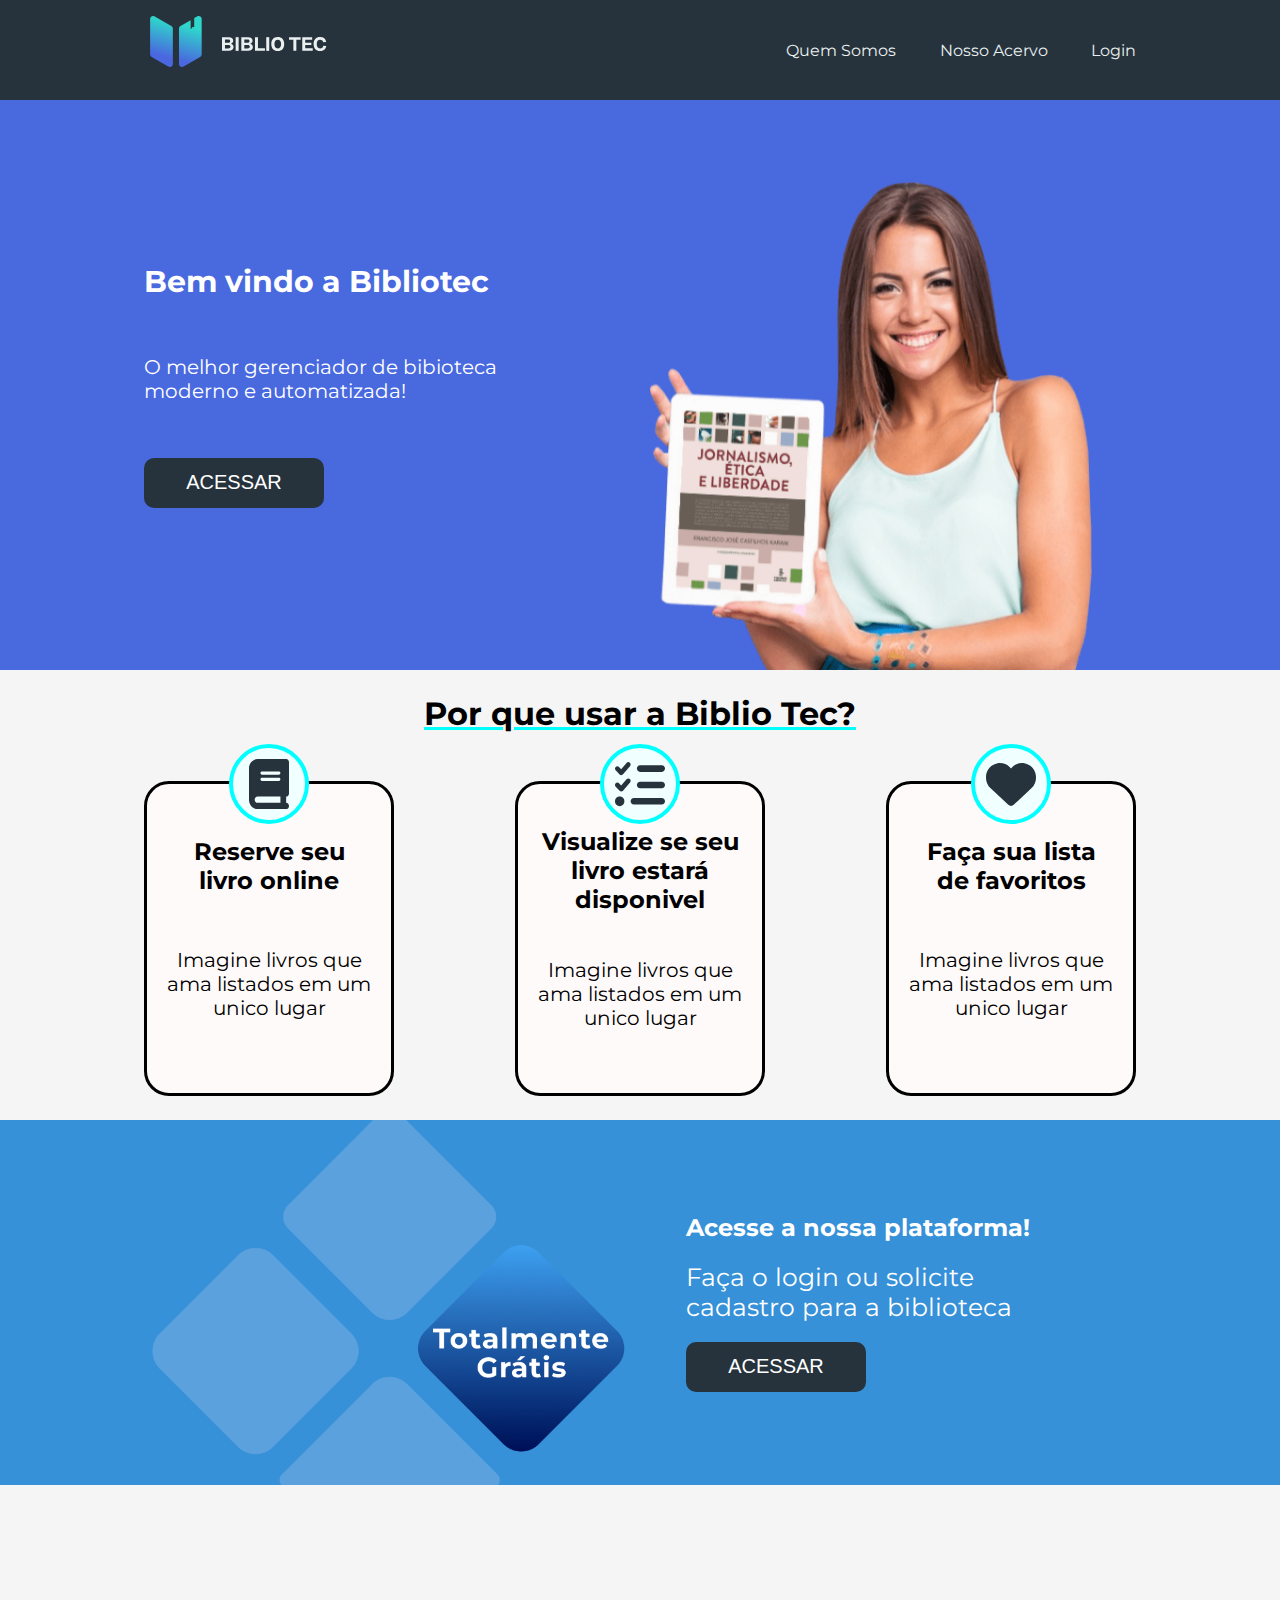
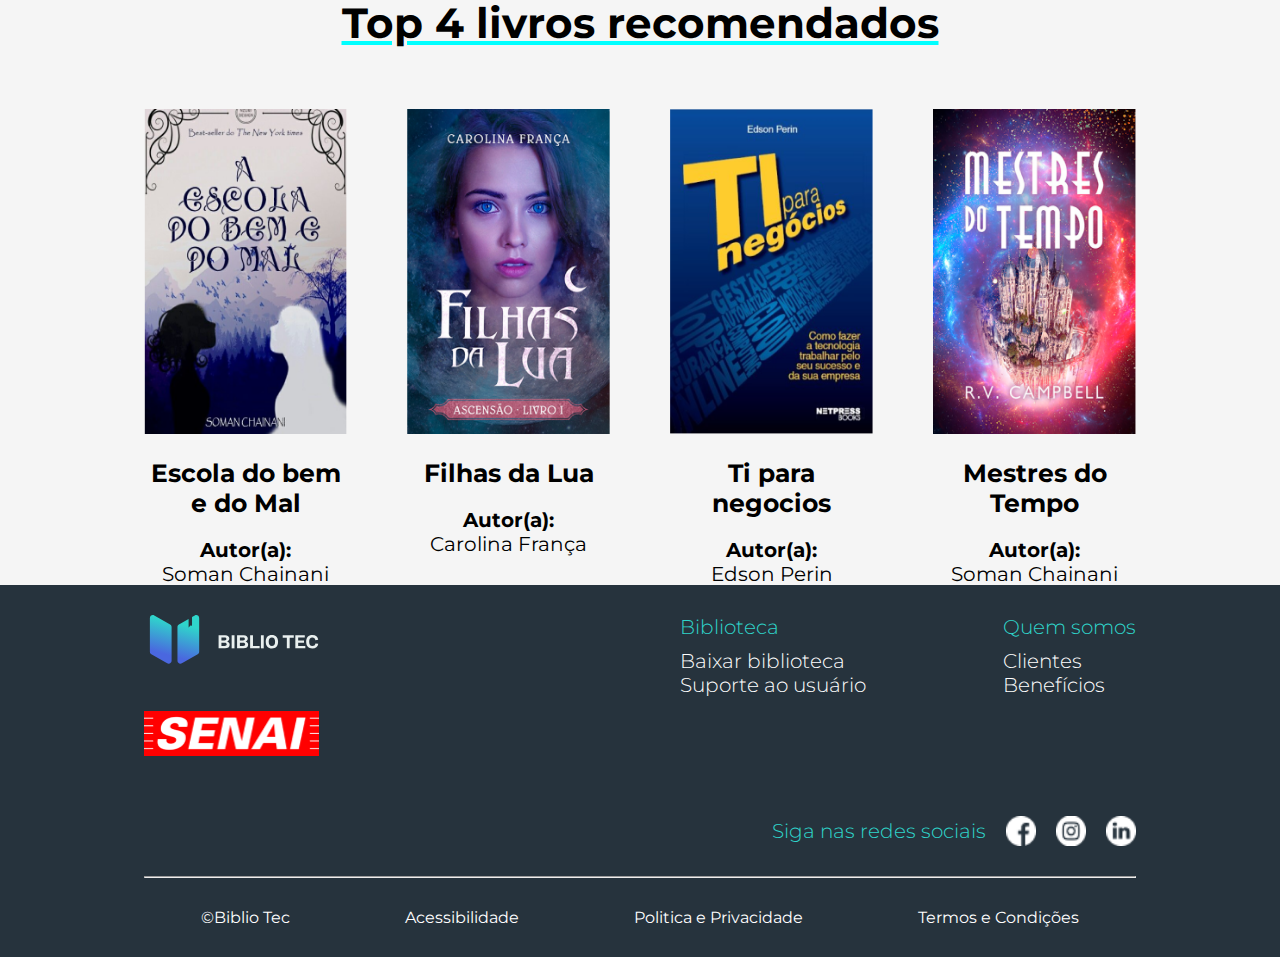
<file: index.html>
<!DOCTYPE html>
<html lang="pt-br">

<head>
    <meta charset="UTF-8">
    <meta name="viewport" content="width=device-width, initial-scale=1.0">
    <title>Bibliotec - A sua biblioteca digital</title>
    <link rel="stylesheet" href="./css/home.css">
</head>

<body>
    <header>
        <div class="Layout-grid header-flex">
            <img src="./imagens/images/logo-desktop.svg" alt="Um livro aberto com o texto bibliotec ao lado">
            <nav>
                <a href="#">Quem Somos</a>
                <a href="#">Nosso Acervo</a>
                <a href="#">Login</a>
            </nav>
        </div>
    </header>

    <main>

        <article id="banner">
            <div class="Layout-grid banner-flex">
                <div class="banner-info">
                    <h1>Bem vindo a Bibliotec</h1>

                    <p>O melhor gerenciador
                        de bibioteca moderno e automatizada! <br>
                    </p>
                    <button>Acessar</button>


                </div>
                <img src="./imagens/images/banner-mulher-livro.png" alt="Banner mulher com livro na mão" width="500">
            </div>





        </article>






        <section class="porque-usar">
            <div class="Bibliotec-flex">



                <h1>Por que usar a Biblio Tec?</h1>

                <article class="motivo">
                    <div class="Borda">
                        <img src="./imagens/images/book-solid.svg" alt="livro">
                    </div>

                    <h2>Reserve seu livro online</h2>

                    <p>Imagine livros que ama listados em um unico lugar</p>
                </article>

                <article class="motivo">
                    <div class="Borda">
                        <img src="./imagens/images/check-solid.svg" alt="menu de hamburguer">
                    </div>

                    <h2>Visualize se seu livro estará disponivel</h2>

                    <p>Imagine livros que ama listados em um unico lugar</p>
                </article>

                <article class="motivo">
                    <div class="Borda">
                        <img src="./imagens/images/heart-solid.svg" alt="coração">
                    </div>

                    <h2>Faça sua lista de favoritos </h2>

                    <p>Imagine livros que ama listados em um unico lugar</p>
                </article>
            </div>
        </section>
        <article id="totalmente-gratis">
            <div class="Layout-grid totalmente-flex">
                
                <img src="./imagens/images/totalmente-gratis.png" alt="infomartivo totalmente-gratis">
                <div class="texto-gratis">
                    <h2>Acesse a nossa plataforma!</h2>

                    <p>Faça o login ou solicite <br>
                        cadastro para a biblioteca
                    </p>
                    <button>Acessar</button>

                </div>
            </div>
        </article>

        <section class="livro">
            <div class="Top-4">





                <h1> <br>Top 4 livros recomendados</h1>


                <article class="recomendados">
                    <img src="./imagens/images/livro1.png">

                    <h3>Escola do bem e do Mal</h3>

                    <p class="recomendados-bold">Autor(a):</p>
                    <p>Soman Chainani</p>
                </article>

                <article class="recomendados">
                    <img src="./imagens/images/livro2.png">

                    <h3>Filhas da Lua</h3>

                    <p class="recomendados-bold">Autor(a):</p>
                    <p>Carolina França</p>
                </article>

                <article class="recomendados">
                    <img src="./imagens/images/livro3.png">

                    <h3>Ti para negocios </h3>

                    <p class="recomendados-bold">Autor(a):</p>
                    <p>Edson Perin</p>
                </article>

                <article class="recomendados">
                    <img src="./imagens/images/livro4.png">

                    <h3>Mestres do Tempo</h3>

                    <p class="recomendados-bold">Autor(a):</p>
                    <p>Soman Chainani</p>
                </article>

            </div>
        </section>
    </main>

    <footer class="header-flex">
        <div class="Layout-grid organizacao">

            <section class="logos">
                <img src="./imagens/images/logo-desktop.svg">
                <img src="./imagens/images/logo-senai-vermelho.png">
            </section>

            <nav class="info">
                <section>
                    <h1>Biblioteca</h1>
                    <p>Baixar biblioteca <br> Suporte ao usuário</p>
                </section>

                <section>
                    <h1>Quem somos</h1>
                    <p>Clientes <br> Benefícios</p>
                </section>
            </nav>

            <div class="apps">
                <h1>Siga nas redes sociais</h1>
                <img src="./imagens/images/facebook-icon.png">
                <img src="./imagens/images/instagram-icon.png">
                <img src="./imagens/images/linkedin-icon.png">
            </div>

            <hr>

            <section class="barra">
                <a href="#">©Biblio Tec</a>
                <a href="#">Acessibilidade</a>
                <a href="#">Politica e Privacidade</a>
                <a href="#">Termos e Condições</a>
            </section>
        </div>
    </footer>
</body>

</html>
</file>
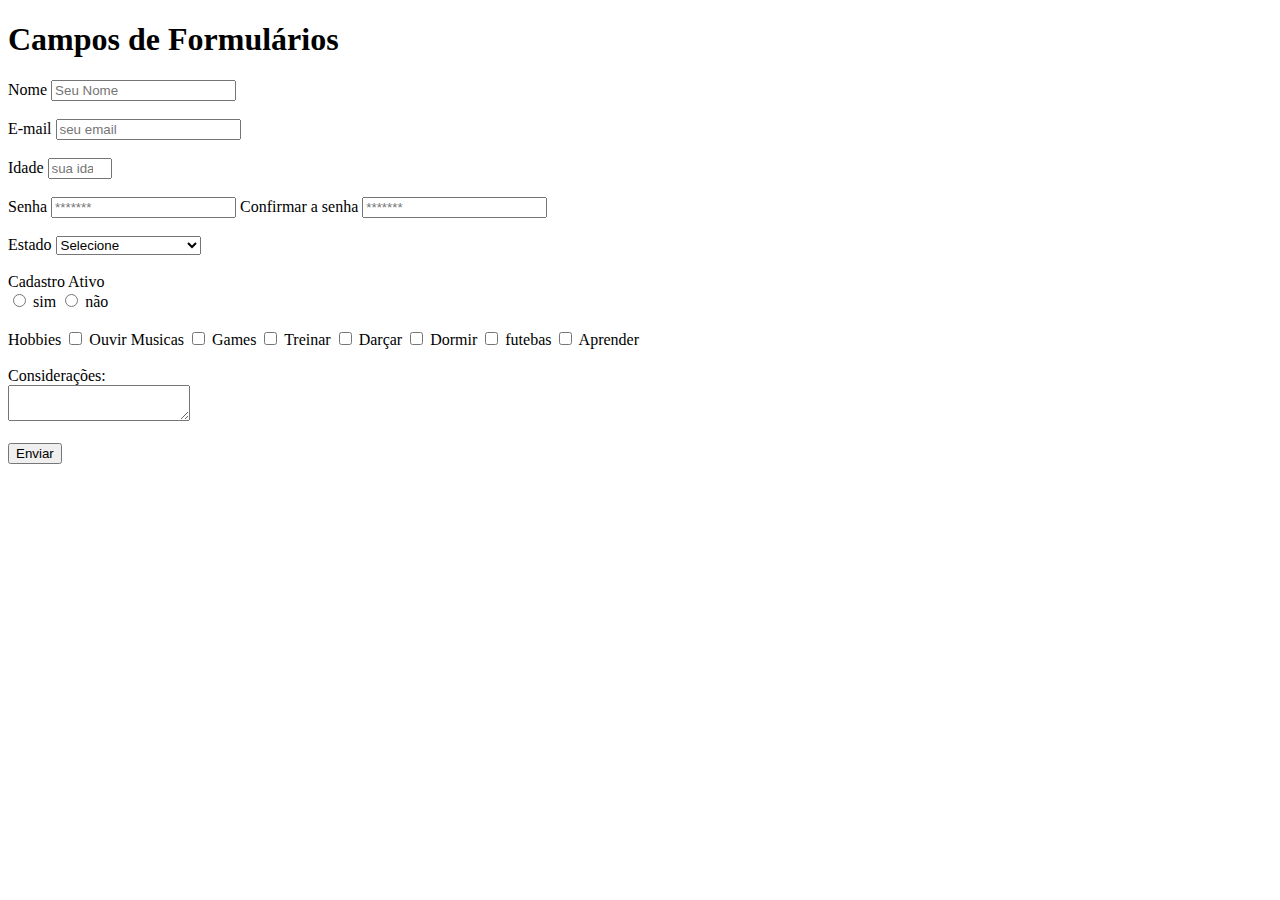
<file: formularios.html>
<!DOCTYPE html>
<html lang="pt-br">

<head>
    <meta charset="UTF-8">
    <meta name="viewport" content="width=device-width, initial-scale=1.0">
    <title>Formularios</title>
</head>

<body>

    <h1>Campos de Formulários</h1>

    <form action="">
        <label for="nome">Nome</label>
        <input type="text" id="nome" placeholder="Seu Nome" required>

        <br><br>
        <label for="email">E-mail</label>
        <input type="E-mail" autocomplete="off" id="email" placeholder="seu email" required>
        <br><br>
        <label for="idade">Idade</label>
        <input type="number" min="0" max="130" id="idade" placeholder="sua idade" required>
        <br><br>
        <label for="senha">Senha</label>
        <input type="password" id="senha" placeholder="*******" required>

        <label for="confirm-senha">Confirmar a senha</label>
        <input type="password" id="confirm-senha" placeholder="*******" required>
        <br><br>


        <label for="estado">Estado</label>
        <select name="estado" id="estado">
            <option value="">Selecione</option>
            <option value="ac">Acre</option>
            <option value="al">ALagoas</option>
            <option value="ap">Amapá</option>
            <option value="am">Amazonas</option>
            <option value="ba">Bahia</option>
            <option value="ce">Ceará</option>
            <option value="es">Espírito Santo</option>
            <option value="go">Goiás</option>
            <option value="ma">Maranhão</option>
            <option value="mt">Mato Grosso</option>
            <option value="ms">Mato Grosso do Sul</option>
            <option value="mg">Minas Gerais</option>
            <option value="pa">Pará</option>
            <option value="pb">Paraíba</option>
            <option value="pr">Paraná</option>
            <option value="pe">Pernambuco</option>
            <option value="pi">Piauí</option>
            <option value="rj">Rio de Janeiro</option>
            <option value="rn">Rio Grande do Norte</option>
            <option value="rs">Rio Grande do Sul</option>
            <option value="ro">Rondônia</option>
            <option value="rr">Roraima</option>
            <option value="sc">Santa Catarina</option>
            <option value="sp">São Paulo</option>
            <option value="se">Sergipe</option>
            <option value="to">Tocantins</option>
        </select>

        <br><br>
        <label for="">Cadastro Ativo</label><br>
        <input type="radio" name="cadativo" value="sim"> sim
        <input type="radio" name="cadativo" value="nao"> não

        <br><br>
        <label for="">Hobbies</label>
        <input type="checkbox" name="hobbs[]"> Ouvir Musicas
        <input type="checkbox" name="hobbs[]"> Games
        <input type="checkbox" name="hobbs[]"> Treinar
        <input type="checkbox" name="hobbs[]"> Darçar
        <input type="checkbox" name="hobbs[]"> Dormir
        <input type="checkbox" name="hobbs[]"> futebas
        <input type="checkbox" name="hobbs[]"> Aprender

        <br><br>
        <label for="consideraçoes">Considerações:</label><br>
        <textarea name="consideraçoes" id="consideraçoes">
        </textarea>
        <br><br>

        <button> Enviar</button>
    </form>
</body>

</html>
</file>
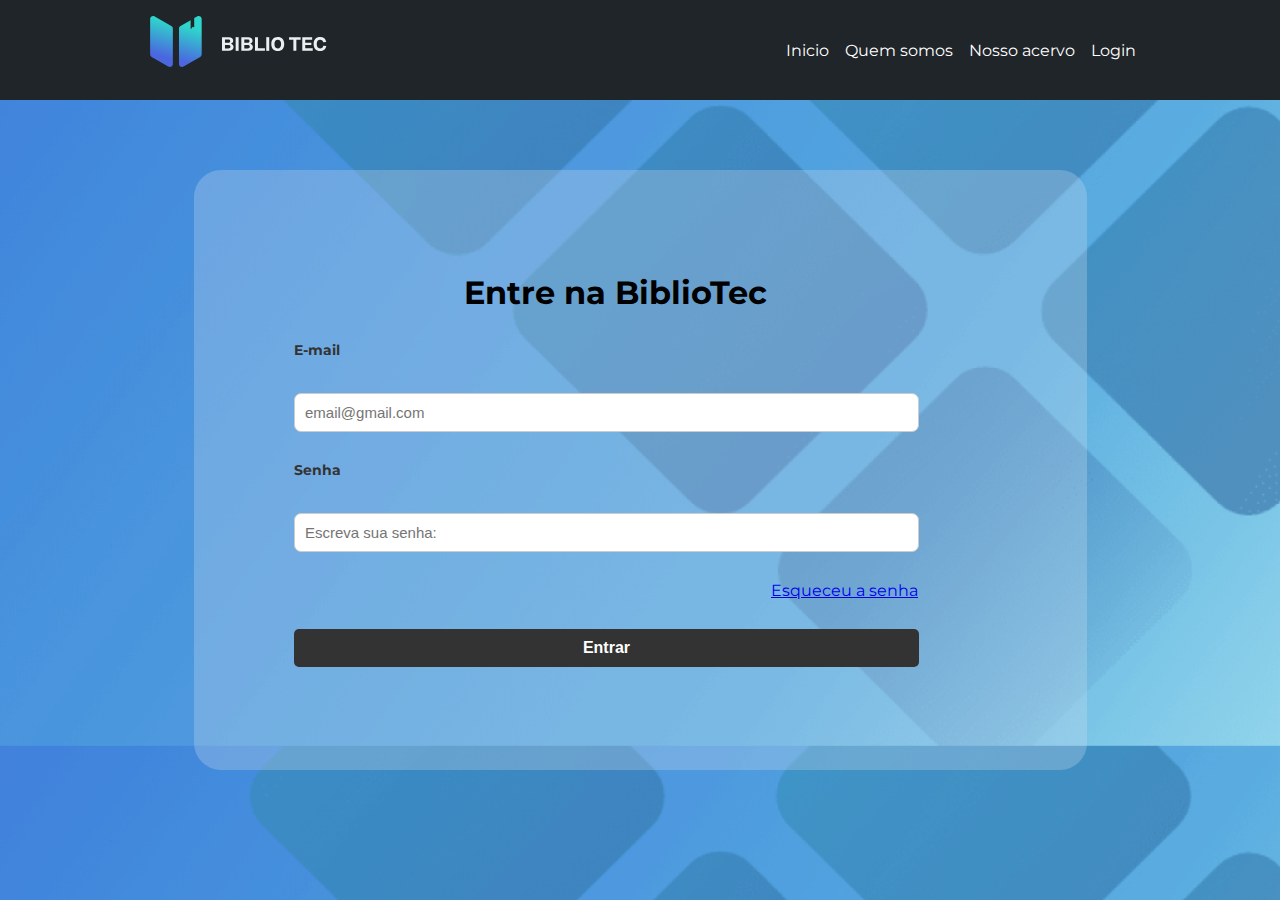
<file: login.html>
<!DOCTYPE html>
<html lang="pt-BR">
<head>
    <meta charset="UTF-8">
    <meta name="viewport" content="width=device-width, initial-scale=1.0">
    <title>login-bibliotec</title>
    <link rel="stylesheet" href="./css/login.css">
    <style>
        body{
            background-size: 100%;
            background-image: url("./imagens/images/login-bk-desktop.png");
        }
    </style>
</head>

<body>
    <header>
        <div class="layout-grid header-flex">
            <img src="./imagens/images/logo-desktop.svg" alt="Livro aberto escrito do lado bibliotec">
            <nav>
                <a href="./index.html">Inicio</a>
                <a href="#">Quem somos</a>
                <a href="#">Nosso acervo</a>
                <a href="#">Login</a>
            </nav>
        </div>
    </header>


    <main class="layout-grid login-flex">
        
            <form class="login">
            <h1>Entre na BiblioTec</h1>
            <label for="email">E-mail</label>
            <input type="email" id="email" placeholder="email@gmail.com">
            <label for="senha">Senha</label>
            <input type="senha" id="senha" placeholder="Escreva sua senha:">
            <a href="https://www.nike.com/">Esqueceu a senha </a>
            <button > Entrar </button>

        </form>
        

    </main>
    
</body>
</html>
</file>
<file: css/home.css>
@import url('https://fonts.googleapis.com/css2?family=Montserrat:ital,wght@0,100..900;1,100..900&display=swap');


* {
    margin: 0;
    padding: 0;
    box-sizing: border-box;
}
body {
    background-color: dodgerblue;
    font-family: "Montserrat", system-ui;
    display: flex;
    flex-direction: column;
}

header {
    background-color: #26333d;
    height: 100px;
    width: 100%;
}

.Layout-grid {
    margin: 0 auto;
    width: 100%;
    /* border: 3px solid snow; */
    max-width: 992px;
}

.header-flex {
    display: flex;
    justify-content: space-between;
    align-items: center;
    height: 100%;
}



header nav {
    display: flex;
    justify-content: space-between;
    align-items: center;
    width: 350px;
    height: 100%;
    /* border: 3px solid snow; */
}

/* Fim do menu */

/* banner  */

#banner {
    background-color: #4969df;
    width: 100%;
    height: 570px;
}
.banner-flex {
    height: 100%;
    display: flex;
    justify-content: space-between;
    align-items: center;
    /* border: 2px solid yellow; */
}
.banner-info{
    height: 300px;
    width: 450px;
    /* border: 2px solid rgb(0, 255, 8); */
    display: flex;
    justify-content: space-between;
    flex-wrap: wrap;
    align-items: center;
}
#banner img {
    height: 500px;
    width: 500px;
    align-self: flex-end;
}
#banner h1 {
    color: white;
    font-size: 30px;
}
.banner-info p {
    color: white;
    font-size: 20px;
}
.banner-info button {
    background-color: #26333d;
    color: white;
    font-size: 20px;
    padding: 10px 20px 10px 20px;
    width: 180px;
    height: 50px;
    border-radius: 10px;
    border: none;
    text-transform: uppercase;
}

/* Fim do banner */
nav a:hover {
    color: #2FD6CB;
}

header nav a {
    color: #e9f0ef;
    text-decoration: none;
}

.porque-usar {
    display: flex;
    justify-content: center;
    width: 100%;
    height: 450px;
    margin-top: 0;
    /* border: 2px solid salmon; */
    background-color: whitesmoke;
}

.porque-usar h1 {
    width: 100%;
    text-align: center;
    font-family: "Montserrat", system-ui;
    text-decoration: underline aqua;
}

.Bibliotec-flex {
    width: 992px;
    justify-content: space-between;
    display: flex;
    align-items: center;
    flex-wrap: wrap;
    height: 100%;
    /* border: 2px solid salmon;*/
}

.motivo {
    display: flex;
    justify-content: center;
    flex-wrap: wrap;
    padding: 20px;
    text-align: center;

    width: 250px;
    height: 70%;
    border-radius: 25px;
    border: 3px solid black;
    background-color: snow;
}

.Borda {
    display: flex;
    justify-content: center;
    align-items: center;
    margin: 2px solid aqua;
    margin-top: -60px;
    border-radius: 50%;
    border: 4px solid aqua;
    height: 80px;
    width: 80px;
    background-color: azure;
}

.motivo img {
    width: 50px;
    height: 50px;
}

.motivo p {
    margin-bottom: 40px;
    margin-top: 40px;
    font-size: 20px;
}
#totalmente-gratis {
    background-color: #3691d8;
    height: 365px;
}
.totalmente-flex {
    display: flex;
    justify-content: space-between;
    align-items: center;
}
.totalmente-flex img {
    width: 490px;
}
.texto-gratis {
    display: flex;
    justify-content: space-between;
    /* flex-direction: column; */
    flex-wrap: wrap;
    align-items: center;
    width: 450px;
    color: white;
}
.texto-gratis h2 {
    font: 30px;
    margin-bottom: 20px;
}
.texto-gratis p {
    font-size: 25px;
    margin-bottom: 20px;

}
.texto-gratis button {
    background-color: #26333d;
    color: white;
    font-size: 20px;
    padding: 10px 20px 10px 20px;
    width: 180px;
    height: 50px;
    border-radius: 10px;
    border: none;
    text-transform: uppercase;
}
.Top-4 {
    display: flex;
    justify-content: space-between;
    flex-wrap: wrap;
    width: 992px;
}

.livro {
    display: flex;
    justify-content: center;
    width: 100%;
    height: 700px;
    margin-top: 0;
    /* border: 2px solid salmon; */
    background-color: whitesmoke;
}

.livro h1 {
    width: 100%;
    text-align: center;
    margin-top: 50px;
    margin-bottom: 50px;
    border-bottom: aqua;
    font-size: 42px;
    padding: 10px;
    text-decoration: underline aqua;
}

.recomendados {
    width: 203px;
    height: 500px;
    text-align: center;
}

.recomendados img {
    width: 203px;
    height: 325px;
}

.recomendados h3 {
    margin-top: 20px;
    font-size: 25px;
    margin-bottom: 20px;
}

.recomendados p {
    font-size: 20px;
}

.recomendados-bold {
    font-weight: bold;
}

footer {
    background-color: #26333d;
    width: 100%;
    height: 800px;
    color: white;
}

footer hr {
    width: 100%;
    height: 0;
    color: #2FD6CB;
}

.organizacao {
    display: flex;
    flex-wrap: wrap;
    justify-content: space-between;
    padding-top: 30px;
}

.logos {
    display: flex;
    flex-direction: column;
    height: 100%;
    width: 50%;
    /* border: 2px solid red; */
}

.logos img {
    width: 175px;
    height: 100%;
    margin-bottom: 30px;
}

.info {
    display: flex;
    justify-content: space-between;
    height: 100%;
    width: 50%;
    /* border: 2px solid red; */
}

.info section {
    margin-left: 40px;
}

.info p {
    font-size: 20px;
    font-weight: 300;
}

.info h1 {
    font-size: 20px;
    color: #2FD6CB;
    font-weight: 300;
    margin-bottom: 10px;
    width: 100%;
}

.apps {
    display: flex;
    justify-content: flex-end;
    align-items: center;
    width: 100%;
    margin-top: 30px;
    margin-bottom: 30px;
    /* border: 2px solid red; */
}

.apps img {
    width: 30px;
    height: 30px;
    margin-left: 20px;
}

.apps h1 {
    color: #2FD6CB;
    font-weight: 300;
    font-size: 20px;
}

.barra {
    width: 100%;
    display: flex;
    justify-content: space-around;
    padding-top: 30px;
    padding-bottom: 30px;
}

.barra a {
    text-decoration: none;
    color: white;
}

section a:hover {
    color: #2FD6CB;
}
</file>
<file: css/login.css>
@import url('https://fonts.googleapis.com/css2?family=Montserrat:ital,wght@0,100..900;1,100..900&display=swap');

* {
    margin: 0;
    padding: 0;
    box-sizing: border-box;
}

.layout-grid {
    margin: 0 auto;
    width: 100%;
    max-width: 992px;
    /* border: 3px solid white; */
}


html {
    width: 100%;
    height: 100%;
}

body {
    background-color: aliceblue;
    font-family: "Montserrat", sans-serif;
    display: flex;
    flex-wrap: wrap;

}

header {
    background-color: #202529;
    height: 100px;
    width: 100%;
    color: white;

    display: flex;
    justify-content: center;
}       


.header-flex {
    display: flex;
    align-items: center;
    justify-content: space-between;
    height: 100%;
}

.section-flex {
    width: 100%;
    background-color: aliceblue;
}

header nav {
    width: 350px;
    height: 100%;
    /* border: 3px solid white; */

    display: flex;
    align-items: center;
    justify-content: space-between;
}

nav a:hover{
    color: #2fd6cb;
}

header nav a {
    color: white;
    /* font-family: ; */
    text-decoration: none;
}
form {
    display: flex;
    flex-direction: column;
    justify-content: center;
    margin-top: 70px;
    margin-left: 50px;
    border-radius: 27px;
    gap: 29px;
    height: 600px;
    width: 90%;
    background-color: rgba(203, 221, 237, 0.293) ;
}

label {
    text-align: left;
    font-size: 14px;
    font-weight: bold;
    color: #333;
    margin-left: 100px;
    /* margin-top: 20px; */
}

input {
    padding: 10px;
    border: 1px solid #ccc;
    border-radius: 7px;
    font-size: 15px;
    width: 70%;
    margin-left: 100px;
    margin-top: 5px;
}

input:focus {
    outline: none;
    border-color: #007bff;
}

button {
    background-color: #333;
    color: #fff;
    padding: 10px;
    border: none;
    border-radius: 5px;
    cursor: pointer;
    font-size: 16px;
    font-weight: bold;
    width: 70%;
    margin-left: 100px;
}

button:hover {
    background-color: #003670;
}

.forgot-password {
    font-size: 12px;
    color: #003670;
    text-align: right;
    text-decoration: none;
}

.forgot-password:hover {
    text-decoration: underline;
}

h1{
    margin-left: 270px;
}
form a{
    margin-left: 577px;
}
</file>
